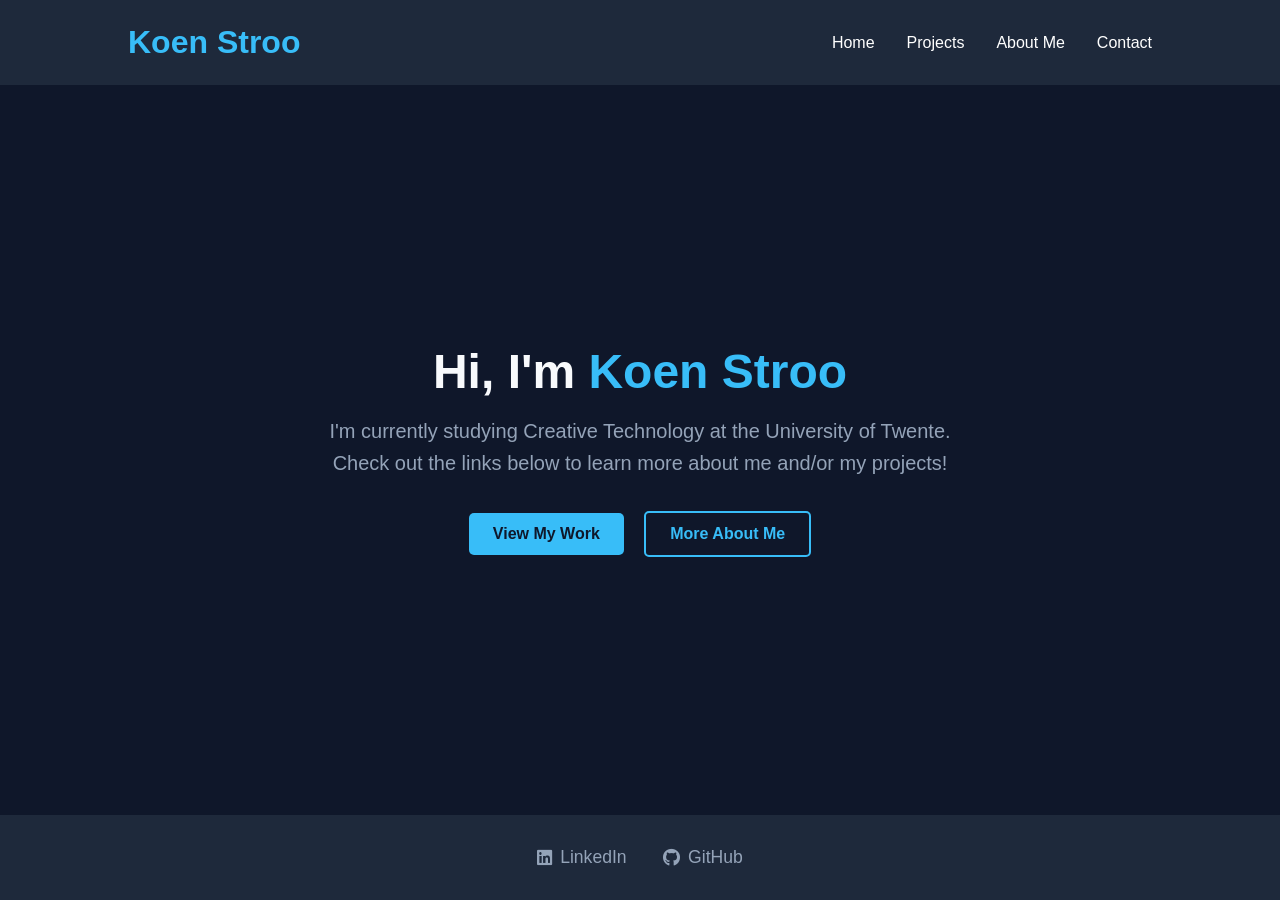
<file: index.html>
<!DOCTYPE html>
<html lang="en">

<head>
    <meta charset="UTF-8">
    <meta name="viewport" content="width=device-width, initial-scale=1.0">
    <title>Koen Stroo | Portfolio</title>
    <link rel="stylesheet" href="https://cdnjs.cloudflare.com/ajax/libs/font-awesome/6.5.1/css/all.min.css">
    <link rel="stylesheet" href="indexStyle.css">
    <link </head>

<body>
    <nav class="navbar">
        <div class="logo"><a href="index.html" class="logo">Koen Stroo</a> </div>
        <ul class="nav-links">
                <li><a href="index.html">Home</a></li>

            <li><a href="projects.html">Projects</a></li>
            <li><a href="aboutme.html">About Me</a></li>
            <li><a href="contact.html">Contact</a></li>
        </ul>
    </nav>

    <main>
        <div class="main-content">
            <h1>Hi, I'm <span class="highlight">Koen Stroo</span></h1>
            <p>I'm currently studying Creative Technology at the University of Twente.<br>Check out the links below to
                learn more about me and/or my projects!</p>
            <div class="cta-buttons">
                <a href="projects.html" class="btn primary">View My Work</a>
                <a href="aboutme.html" class="btn secondary">More About Me</a>
            </div>
        </div>
    </main>

    <footer>
        <div class="social-links">

            <a href="https://www.linkedin.com/in/koen-stroo-1bb195390/" target="_blank">
                <i class="fab fa-linkedin"></i> LinkedIn
            </a>

            <a href="https://github.com/KHJ-s" target="_blank">
                <i class="fab fa-github"></i> GitHub
            </a>

        </div>
    </footer>

</body>

</html>
</file>
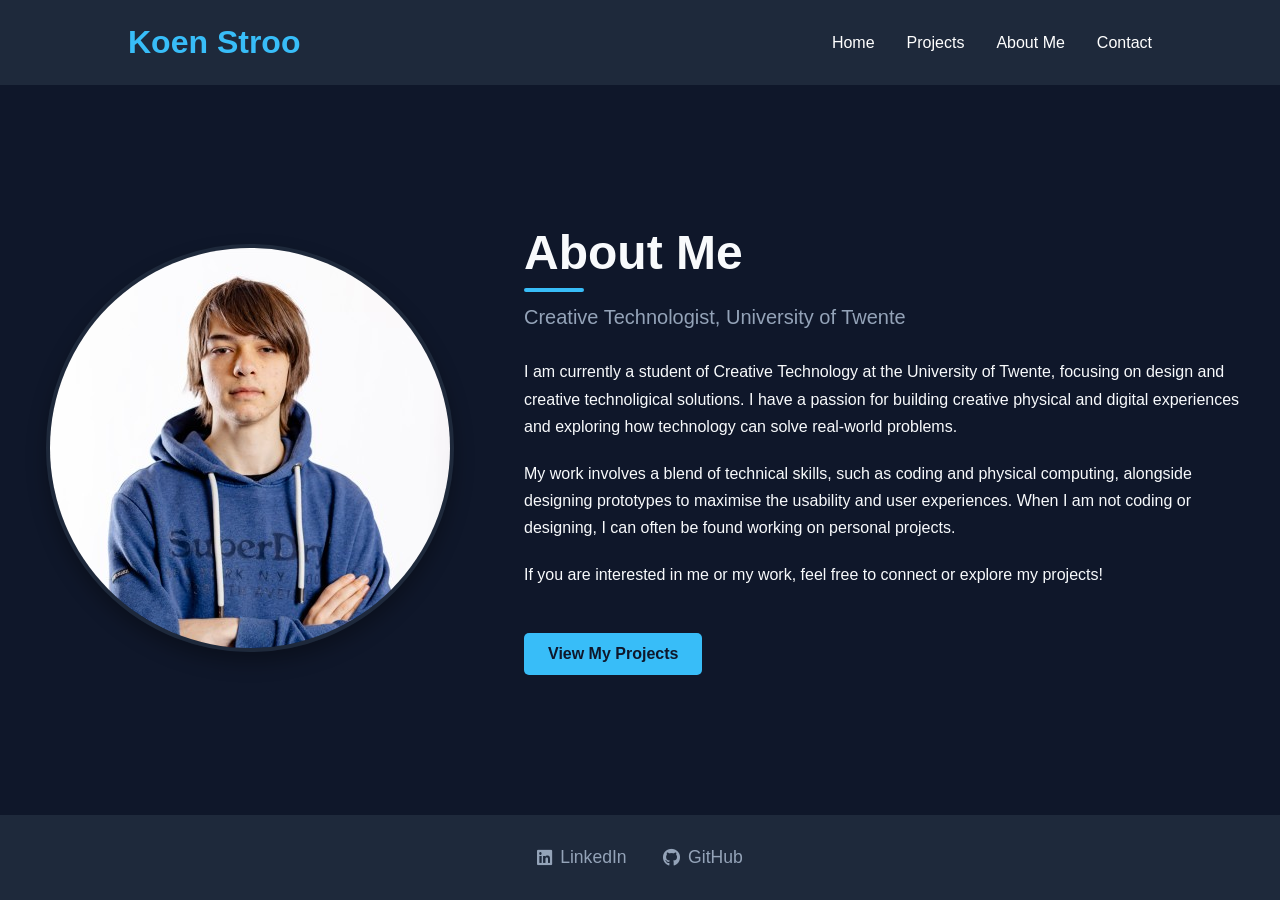
<file: aboutme.html>
<!DOCTYPE html>
<html lang="en">

<head>
  <meta charset="UTF-8">
  <meta name="viewport" content="width=device-width, initial-scale=1.0">
  <title>About Me | Koen Stroo</title>

  <link rel="stylesheet" href="https://cdnjs.cloudflare.com/ajax/libs/font-awesome/6.5.1/css/all.min.css">

  <link rel="stylesheet" href="indexStyle.css">
</head>

<body>

  <nav class="navbar">
    <div class="logo"><a href="index.html" class="logo">Koen Stroo</a> </div>
    <ul class="nav-links">
      <li><a href="index.html">Home</a></li>

      <li><a href="projects.html">Projects</a></li>
      <li><a href="aboutme.html">About Me</a></li>
      <li><a href="contact.html">Contact</a></li>
    </ul>
  </nav>

  <main>
    <div class="about-container">

      <div class="about-photo-column">
        <img src="Media/pfpPortfolio.jpg" alt="A photo of Koen Stroo" class="profile-photo">
      </div>

      <div class="about-text-column">
        <h1>About Me</h1>
        <p class="subtitle">Creative Technologist, University of Twente</p>

        <p>I am currently a student of Creative Technology at the University of Twente, focusing on design and creative
          technoligical solutions. I have a passion for building creative physical and digital experiences and exploring
          how technology can solve real-world problems.</p>

        <p>My work involves a blend of technical skills, such as coding and physical computing, alongside designing
          prototypes to maximise the usability and user experiences. When I am not coding or designing, I can often be
          found working on personal projects.</p>

        <p>If you are interested in me or my work, feel free to connect or explore my projects!</p>

        <a href="projects.html" class="btn primary">View My Projects</a>
      </div>

    </div>
  </main>

    <footer>
        <div class="social-links">

            <a href="https://www.linkedin.com/in/koen-stroo-1bb195390/" target="_blank">
                <i class="fab fa-linkedin"></i> LinkedIn
            </a>

            <a href="https://github.com/KHJ-s" target="_blank">
                <i class="fab fa-github"></i> GitHub
            </a>

        </div>
    </footer>

</body>

</html>
</file>
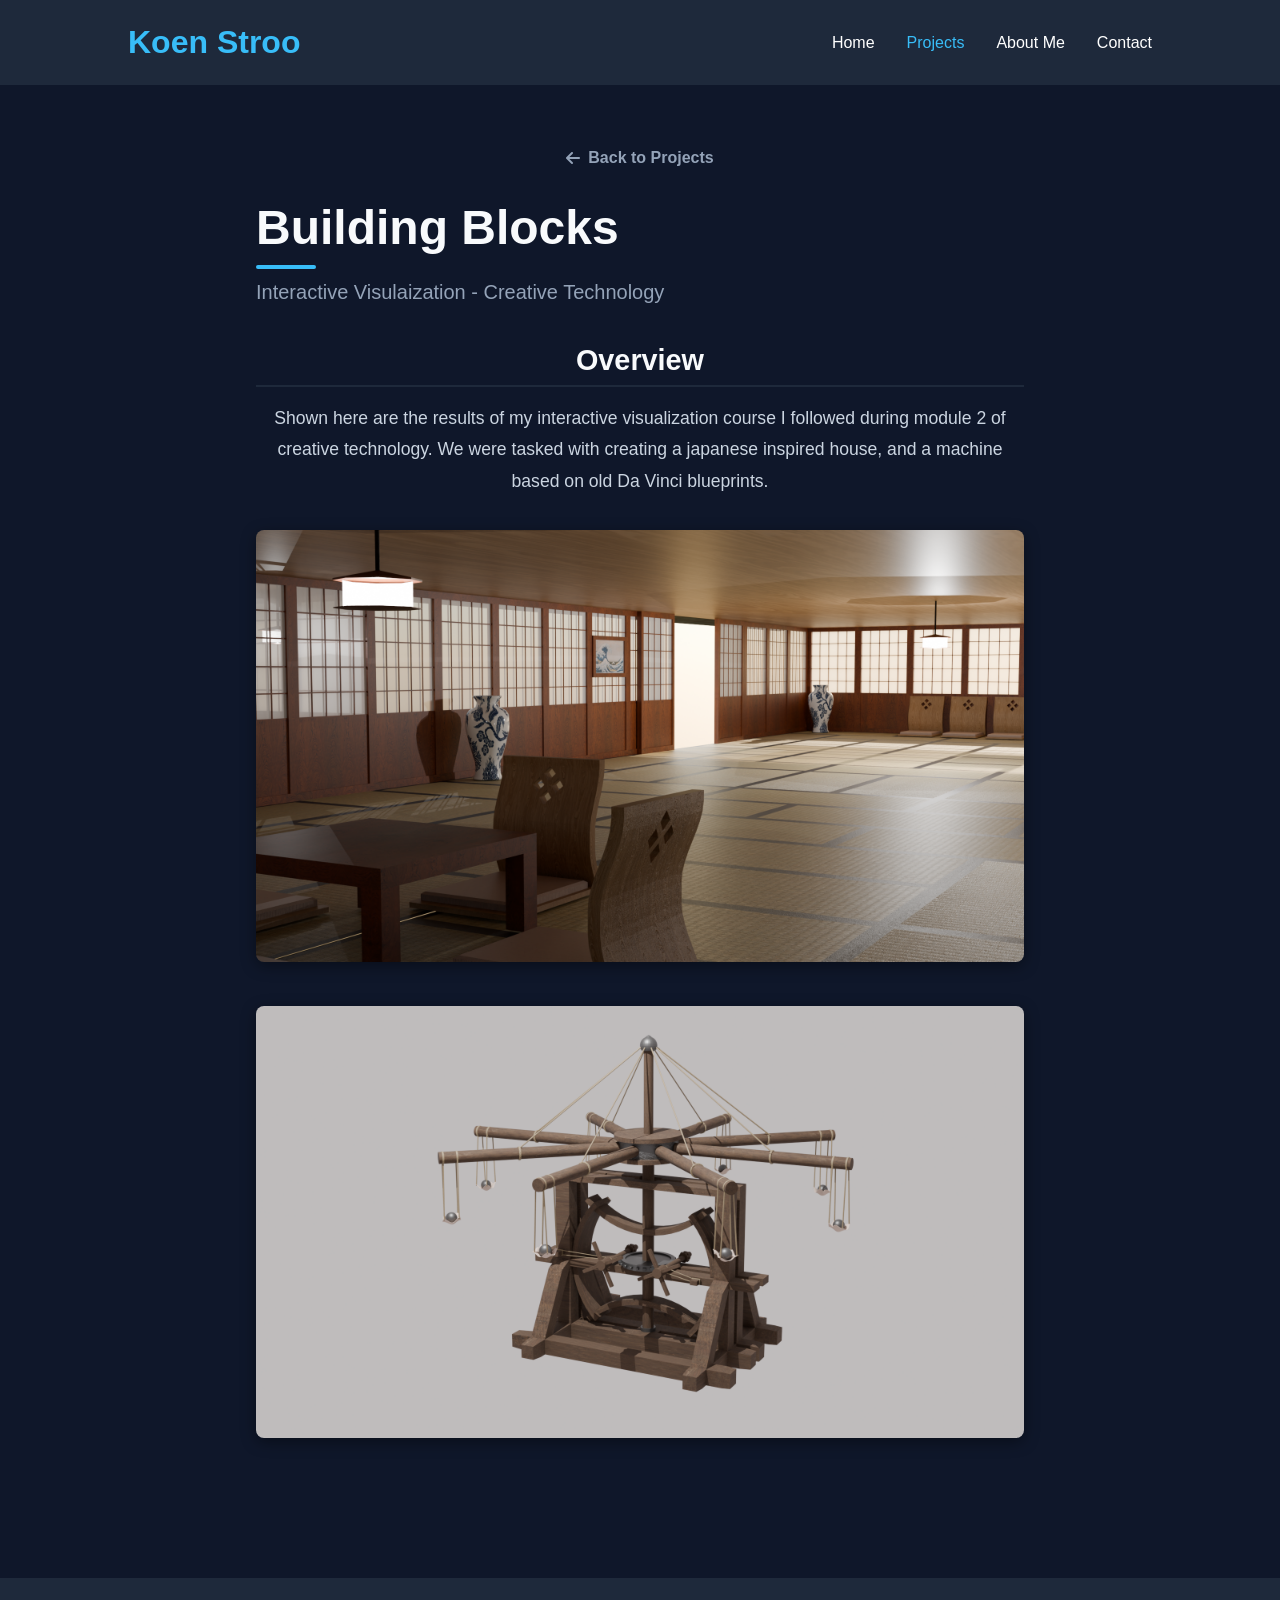
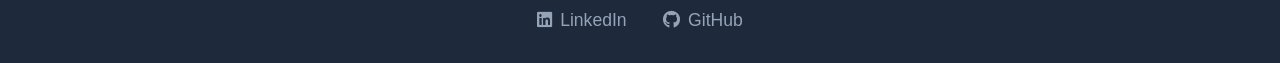
<file: blendermodels.html>
<!DOCTYPE html>
<html lang="en">
<head>
  <meta charset="UTF-8">
  <meta name="viewport" content="width=device-width, initial-scale=1.0">
  <title>Blender | Koen Stroo</title>
  
  <link rel="stylesheet" href="https://cdnjs.cloudflare.com/ajax/libs/font-awesome/6.5.1/css/all.min.css">
  
  <link rel="stylesheet" href="indexStyle.css">
</head>
<body>

  <nav class="navbar">
        <div class="logo"><a href="index.html" class="logo">Koen Stroo</a> </div>
    <ul class="nav-links">
              <li><a href="index.html">Home</a></li>

      <li><a href="projects.html" class="active">Projects</a></li>
      <li><a href="aboutme.html">About Me</a></li>
      <li><a href="contact.html">Contact</a></li>
    </ul>
  </nav>

  <main>
    <div class="project-detail-container">
      
      <a href="projects.html" class="back-button">
        <i class="fa-solid fa-arrow-left"></i> Back to Projects
      </a>

      <div class="project-header">
        <h1>Building Blocks</h1>
        <p class="subtitle">Interactive Visulaization - Creative Technology</p>
      </div>
      <div class="project-content">
        <h2>Overview</h2>
        <p>Shown here are the results of my interactive visualization course I followed during module 2 of creative technology. We were tasked with creating a japanese inspired house, and a machine based on old Da Vinci blueprints.</p> 

      </div>
      <img src="Media/A1_KoenStroo_render-1.png" alt="Building Blocks Image" class="project-image main-image">
      <img src="Media\A2_KoenStroo_screenshot-1.png" alt="Building Blocks Image" class="project-image main-image">



    </div>
  </main>

    <footer>
        <div class="social-links">

            <a href="https://www.linkedin.com/in/koen-stroo-1bb195390/" target="_blank">
                <i class="fab fa-linkedin"></i> LinkedIn
            </a>

            <a href="https://github.com/KHJ-s" target="_blank">
                <i class="fab fa-github"></i> GitHub
            </a>

        </div>
    </footer>

</body>
</html>
</file>
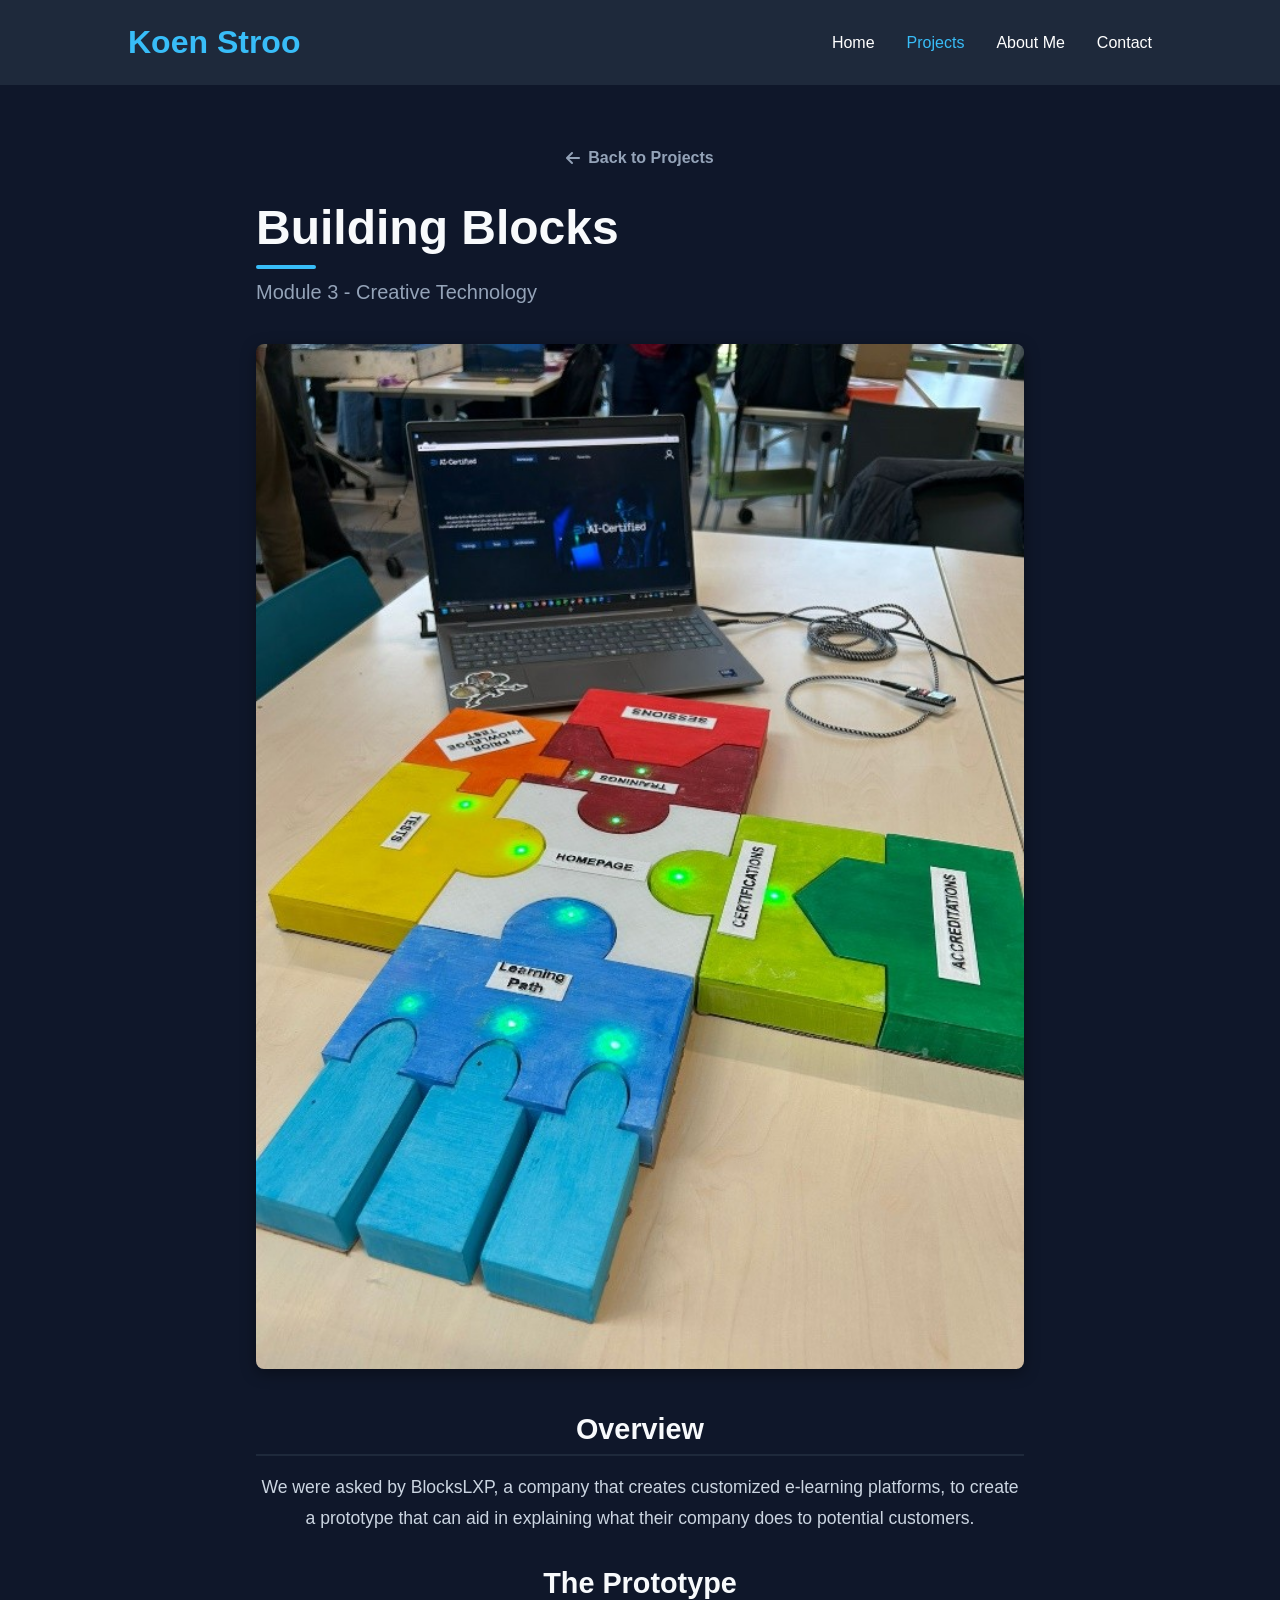
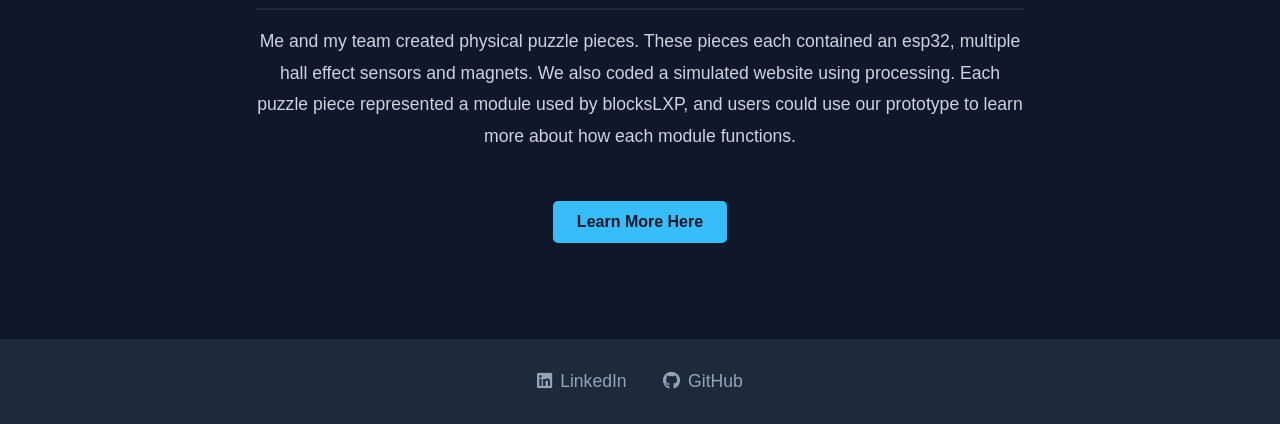
<file: BuildingBlocks.html>
<!DOCTYPE html>
<html lang="en">
<head>
  <meta charset="UTF-8">
  <meta name="viewport" content="width=device-width, initial-scale=1.0">
  <title>Building Blocks | Koen Stroo</title>
  
  <link rel="stylesheet" href="https://cdnjs.cloudflare.com/ajax/libs/font-awesome/6.5.1/css/all.min.css">
  
  <link rel="stylesheet" href="indexStyle.css">
</head>
<body>

  <nav class="navbar">
        <div class="logo"><a href="index.html" class="logo">Koen Stroo</a> </div>
    <ul class="nav-links">
              <li><a href="index.html">Home</a></li>

      <li><a href="projects.html" class="active">Projects</a></li>
      <li><a href="aboutme.html">About Me</a></li>
      <li><a href="contact.html">Contact</a></li>
    </ul>
  </nav>

  <main>
    <div class="project-detail-container">
      
      <a href="projects.html" class="back-button">
        <i class="fa-solid fa-arrow-left"></i> Back to Projects
      </a>

      <div class="project-header">
        <h1>Building Blocks</h1>
        <p class="subtitle">Module 3 - Creative Technology</p>
      </div>

      <img src="Media/BuildingBlocks.jpg" alt="Building Blocks Image" class="project-image main-image">

      <div class="project-content">
        <h2>Overview</h2>
        <p>We were asked by BlocksLXP, a company that creates customized e-learning platforms, to create a prototype that can aid in explaining what their company does to potential customers.</p>

        <h2>The Prototype</h2>
        <p>Me and my team created physical puzzle pieces. These pieces each contained an esp32, multiple hall effect sensors and magnets. We also coded a simulated website using processing. Each puzzle piece represented a module used by blocksLXP, and users could use our prototype to learn more about how each module functions. </p>
 
        <div class="project-links">
           <a href="https://www.linkedin.com/feed/update/urn:li:ugcPost:7455508602141908992/" target="_blank" class="btn primary">
             Learn More Here
           </a>
        </div>
      </div>

    </div>
  </main>

     <footer>
        <div class="social-links">

            <a href="https://www.linkedin.com/in/koen-stroo-1bb195390/" target="_blank">
                <i class="fab fa-linkedin"></i> LinkedIn
            </a>

            <a href="https://github.com/KHJ-s" target="_blank">
                <i class="fab fa-github"></i> GitHub
            </a>

        </div>
    </footer>

</body>
</html>
</file>
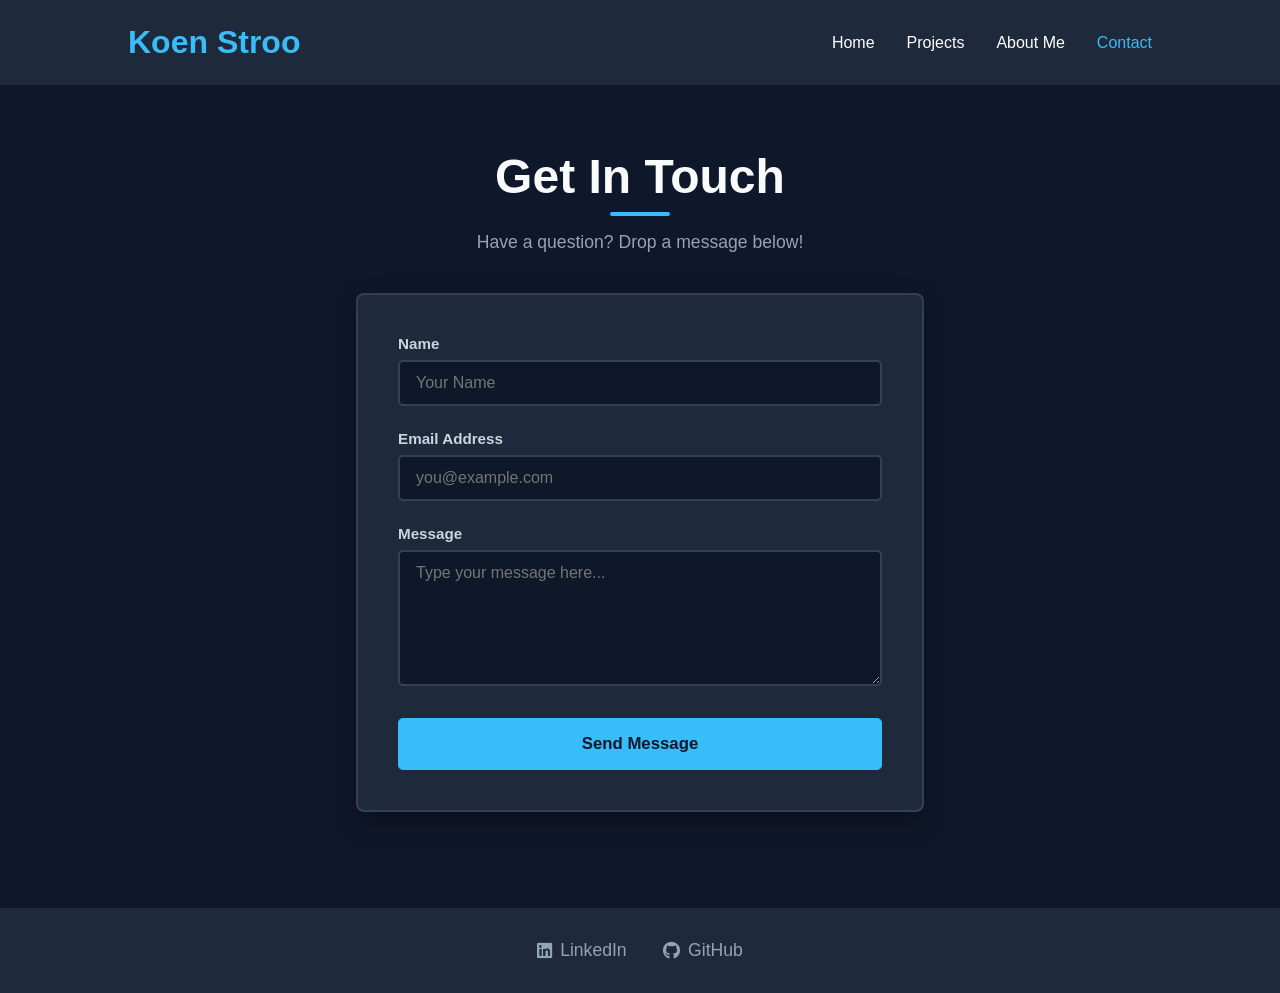
<file: contact.html>
<!DOCTYPE html>
<html lang="en">
<head>
  <meta charset="UTF-8">
  <meta name="viewport" content="width=device-width, initial-scale=1.0">
  <title>Contact | Koen Stroo</title>
  
  <link rel="stylesheet" href="https://cdnjs.cloudflare.com/ajax/libs/font-awesome/6.5.1/css/all.min.css">
  
  <link rel="stylesheet" href="indexStyle.css">
</head>
<body>

  <nav class="navbar">
    <div class="logo">Koen Stroo</div>
    <ul class="nav-links">
      <li><a href="index.html">Home</a></li>
      <li><a href="projects.html">Projects</a></li>
      <li><a href="aboutme.html">About Me</a></li>
      <li><a href="contact.html" class="active">Contact</a></li>
    </ul>
  </nav>

  <main>
    <div class="contact-container">
      
      <div class="contact-header">
        <h1>Get In Touch</h1>
        <p class="subtitle">Have a question? Drop a message below!</p>
      </div>

      <form action="https://api.web3forms.com/submit" method="POST" class="contact-form">
        
        <input type="hidden" name="access_key" value="e79d9020-f2a1-43e8-8c4e-d44f5d2326ce">
        
        <div class="form-group">
          <label for="name">Name</label>
          <input type="text" id="name" name="name" placeholder="Your Name" required>
        </div>

        <div class="form-group">
          <label for="email">Email Address</label>
          <input type="email" id="email" name="email" placeholder="you@example.com" required>
        </div>

        <div class="form-group">
          <label for="message">Message</label>
          <textarea id="message" name="message" rows="6" placeholder="Type your message here..." required></textarea>
        </div>

        <button type="submit" class="btn primary submit-btn">Send Message</button>
      </form>

    </div>
  </main>

    <footer>
        <div class="social-links">

            <a href="https://www.linkedin.com/in/koen-stroo-1bb195390/" target="_blank">
                <i class="fab fa-linkedin"></i> LinkedIn
            </a>

            <a href="https://github.com/KHJ-s" target="_blank">
                <i class="fab fa-github"></i> GitHub
            </a>

        </div>
    </footer>

</body>
</html>
</file>
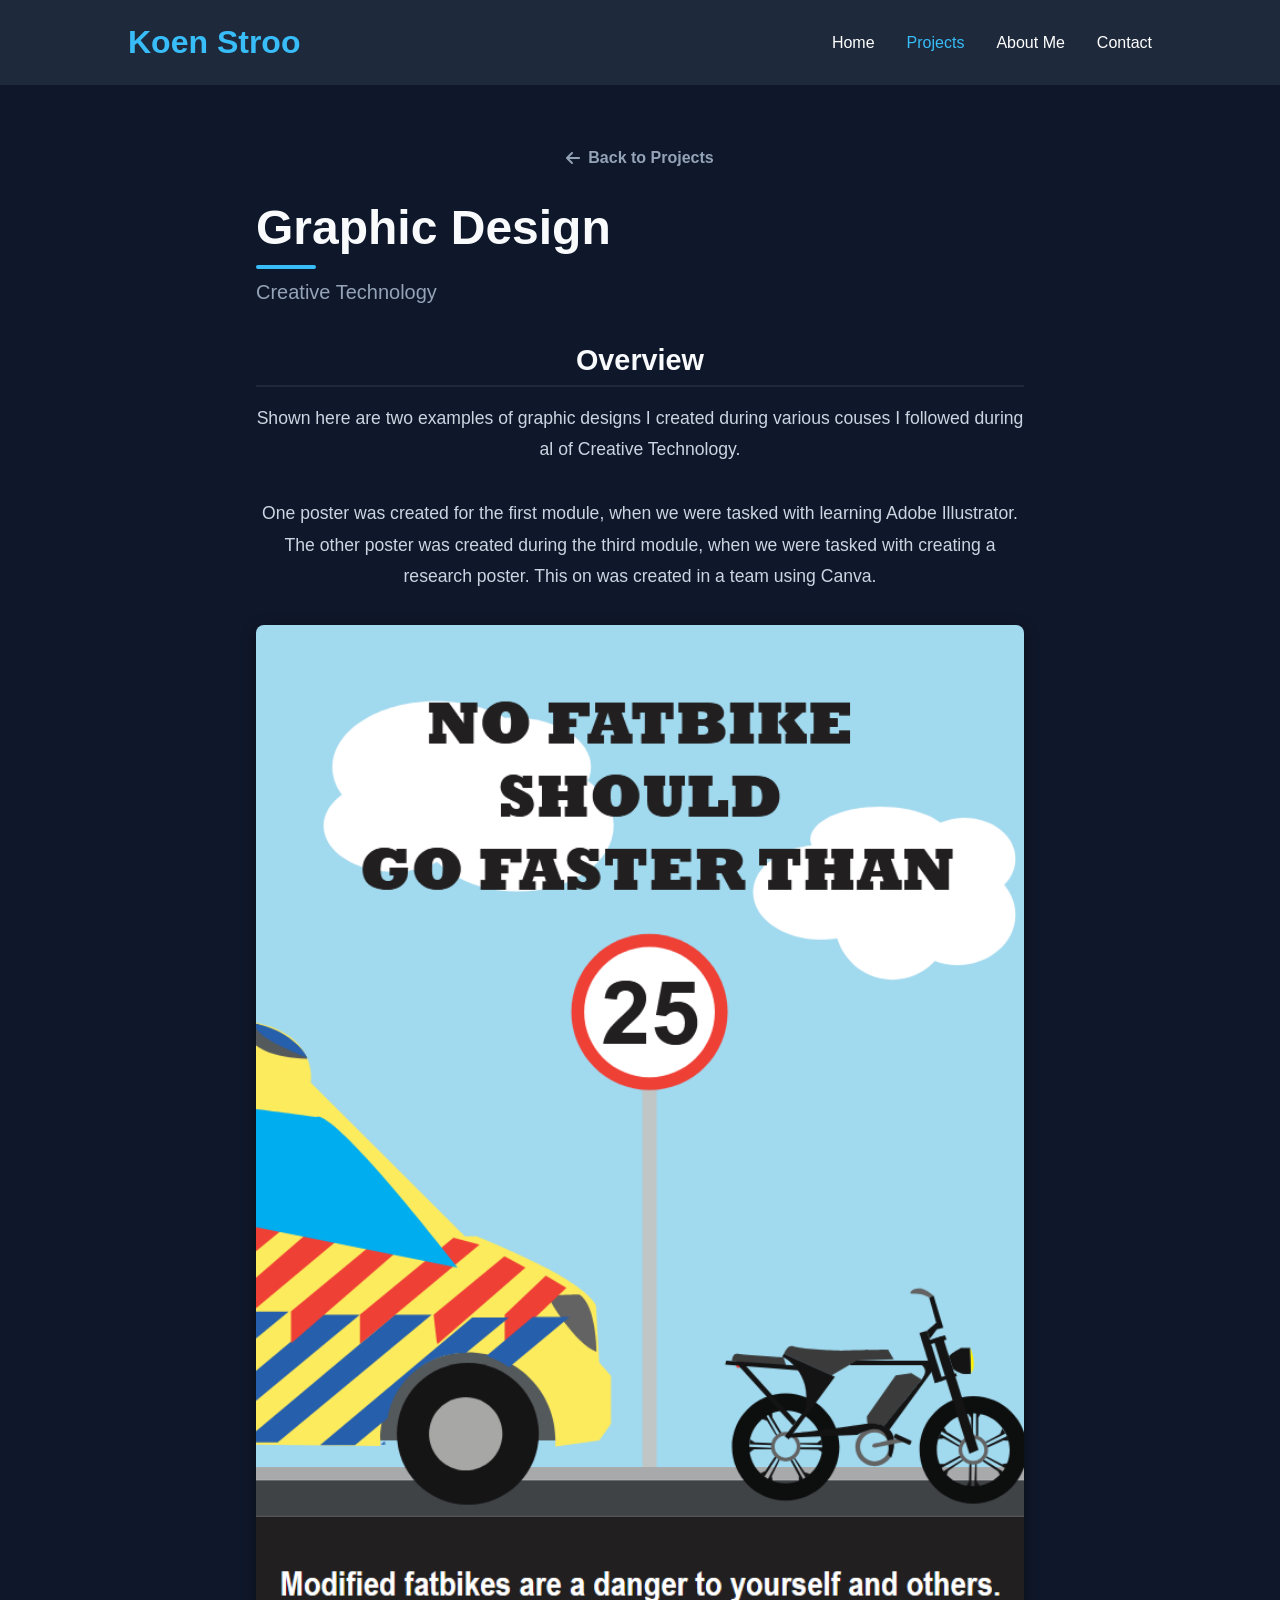
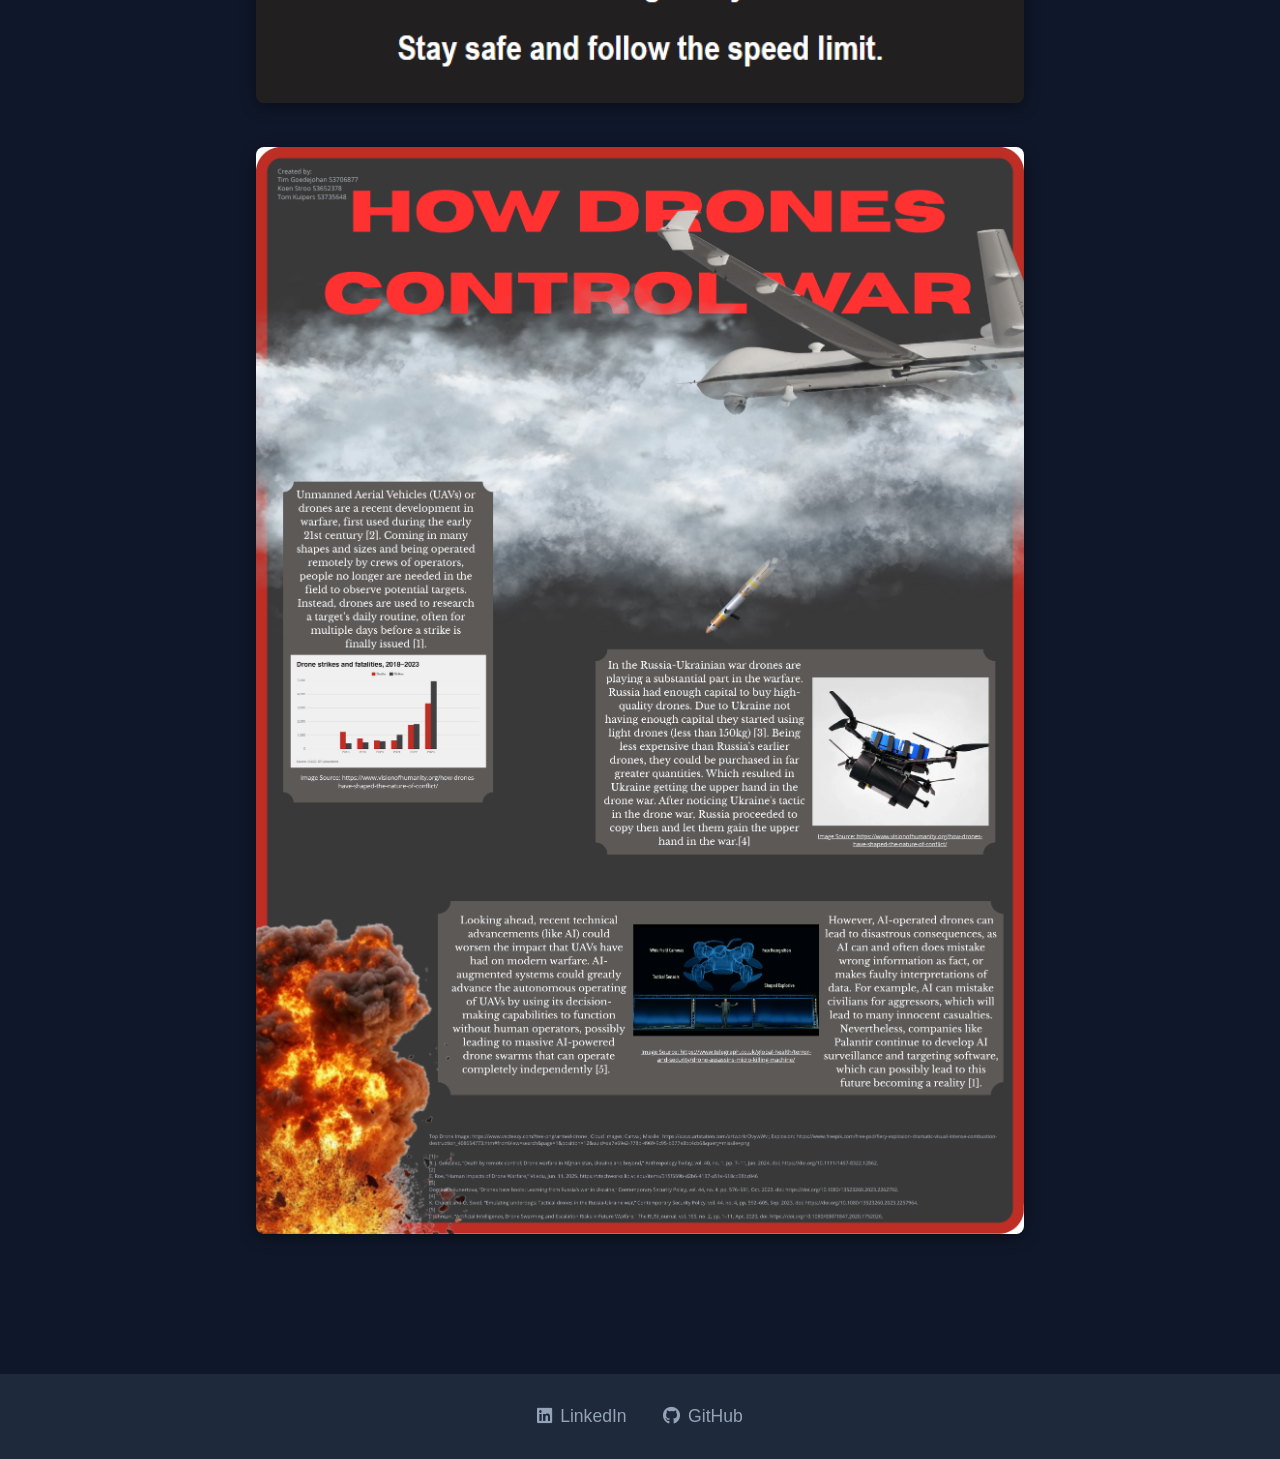
<file: graphicdesign.html>
<!DOCTYPE html>
<html lang="en">
<head>
  <meta charset="UTF-8">
  <meta name="viewport" content="width=device-width, initial-scale=1.0">
  <title>Graphic Design | Koen Stroo</title>
  
  <link rel="stylesheet" href="https://cdnjs.cloudflare.com/ajax/libs/font-awesome/6.5.1/css/all.min.css">
  
  <link rel="stylesheet" href="indexStyle.css">
</head>
<body>

  <nav class="navbar">
        <div class="logo"><a href="index.html" class="logo">Koen Stroo</a> </div>
    <ul class="nav-links">
              <li><a href="index.html">Home</a></li>

      <li><a href="projects.html" class="active">Projects</a></li>
      <li><a href="aboutme.html">About Me</a></li>
      <li><a href="contact.html">Contact</a></li>
    </ul>
  </nav>

  <main>
    <div class="project-detail-container">
      
      <a href="projects.html" class="back-button">
        <i class="fa-solid fa-arrow-left"></i> Back to Projects
      </a>

      <div class="project-header">
        <h1>Graphic Design</h1>
        <p class="subtitle">Creative Technology</p>
      </div>
      <div class="project-content">
        <h2>Overview</h2>
        <p>Shown here are two examples of graphic designs I created during various couses I followed during al of Creative Technology.</p> 
        <p> One poster was created for the first module, when we were tasked with learning Adobe Illustrator. The other poster was created during the third module, when we were tasked with creating a research poster. This on was created in a team using Canva.</p>

      </div>
      <img src="Media/AdobeIllustratorPoster.png" alt="Building Blocks Image" class="project-image main-image">
      <img src="Media\ResearchPoster(1).png" alt="Building Blocks Image" class="project-image main-image">



    </div>
  </main>

    <footer>
        <div class="social-links">

            <a href="https://www.linkedin.com/in/koen-stroo-1bb195390/" target="_blank">
                <i class="fab fa-linkedin"></i> LinkedIn
            </a>

            <a href="https://github.com/KHJ-s" target="_blank">
                <i class="fab fa-github"></i> GitHub
            </a>

        </div>
    </footer>

</body>
</html>
</file>
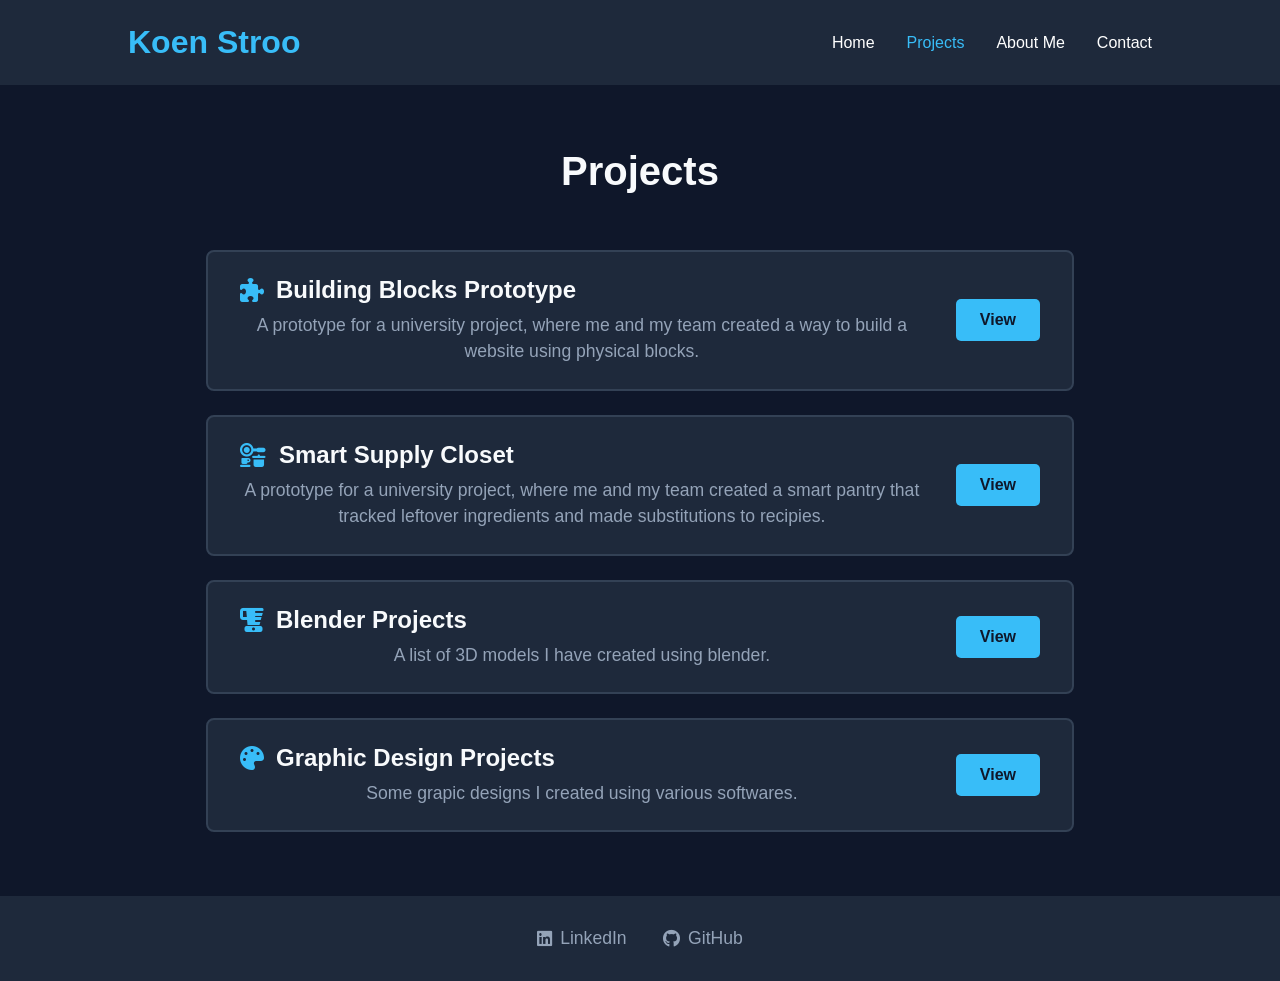
<file: projects.html>
<!DOCTYPE html>
<html lang="en">

<head>
    <meta charset="UTF-8">
    <meta name="viewport" content="width=device-width, initial-scale=1.0">
    <title>Projects | Koen Stroo</title>

    <link rel="stylesheet" href="https://cdnjs.cloudflare.com/ajax/libs/font-awesome/6.5.1/css/all.min.css">

    <link rel="stylesheet" href="indexStyle.css">
</head>

<body>

    <nav class="navbar">
        <div class="logo"><a href="index.html" class="logo">Koen Stroo</a> </div>
        <ul class="nav-links">
            <li><a href="index.html">Home</a></li>
            <li><a href="projects.html" class="active">Projects</a></li>
            <li><a href="aboutme.html">About Me</a></li>
            <li><a href="contact.html">Contact</a></li>
        </ul>
    </nav>

    <main>
        <div class="projects-container">
            <h1 class="page-title">Projects</h1>

            <div class="project-card">
                <div class="project-info">
                    <h2><i class="fa-solid fa-puzzle-piece"></i> Building Blocks Prototype</h2>
                    <p>A prototype for a university project, where me and my team created a way to build a website using
                        physical blocks.</p>
                </div>
                <a href="BuildingBlocks.html" class="btn primary">View</a>
            </div>

            <div class="project-card">
                <div class="project-info">
                    <h2><i class="fa-solid fa-kitchen-set"></i> Smart Supply Closet</h2>
                    <p>A prototype for a university project, where me and my team created a smart pantry that tracked
                        leftover ingredients and made substitutions to recipies.</p>
                </div>
                <a href="SmartEnvironments.html" class="btn primary">View</a>
            </div>

            <div class="project-card">
                <div class="project-info">
                    <h2><i class="fa-solid fa-blender"></i> Blender Projects</h2>
                    <p>A list of 3D models I have created using blender.</p>
                </div>
                <a href="blendermodels.html" class="btn primary">View</a>
            </div>
            <div class="project-card">
                <div class="project-info">
                    <h2><i class="fa-solid fa-palette"></i> Graphic Design Projects</h2>
                    <p>Some grapic designs I created using various softwares.</p>
                </div>
                <a href="graphicdesign.html" class="btn primary">View</a>
            </div>

        </div>
    </main>

    <footer>
        <div class="social-links">

            <a href="https://www.linkedin.com/in/koen-stroo-1bb195390/" target="_blank">
                <i class="fab fa-linkedin"></i> LinkedIn
            </a>

            <a href="https://github.com/KHJ-s" target="_blank">
                <i class="fab fa-github"></i> GitHub
            </a>

        </div>
    </footer>

</body>

</html>
</file>
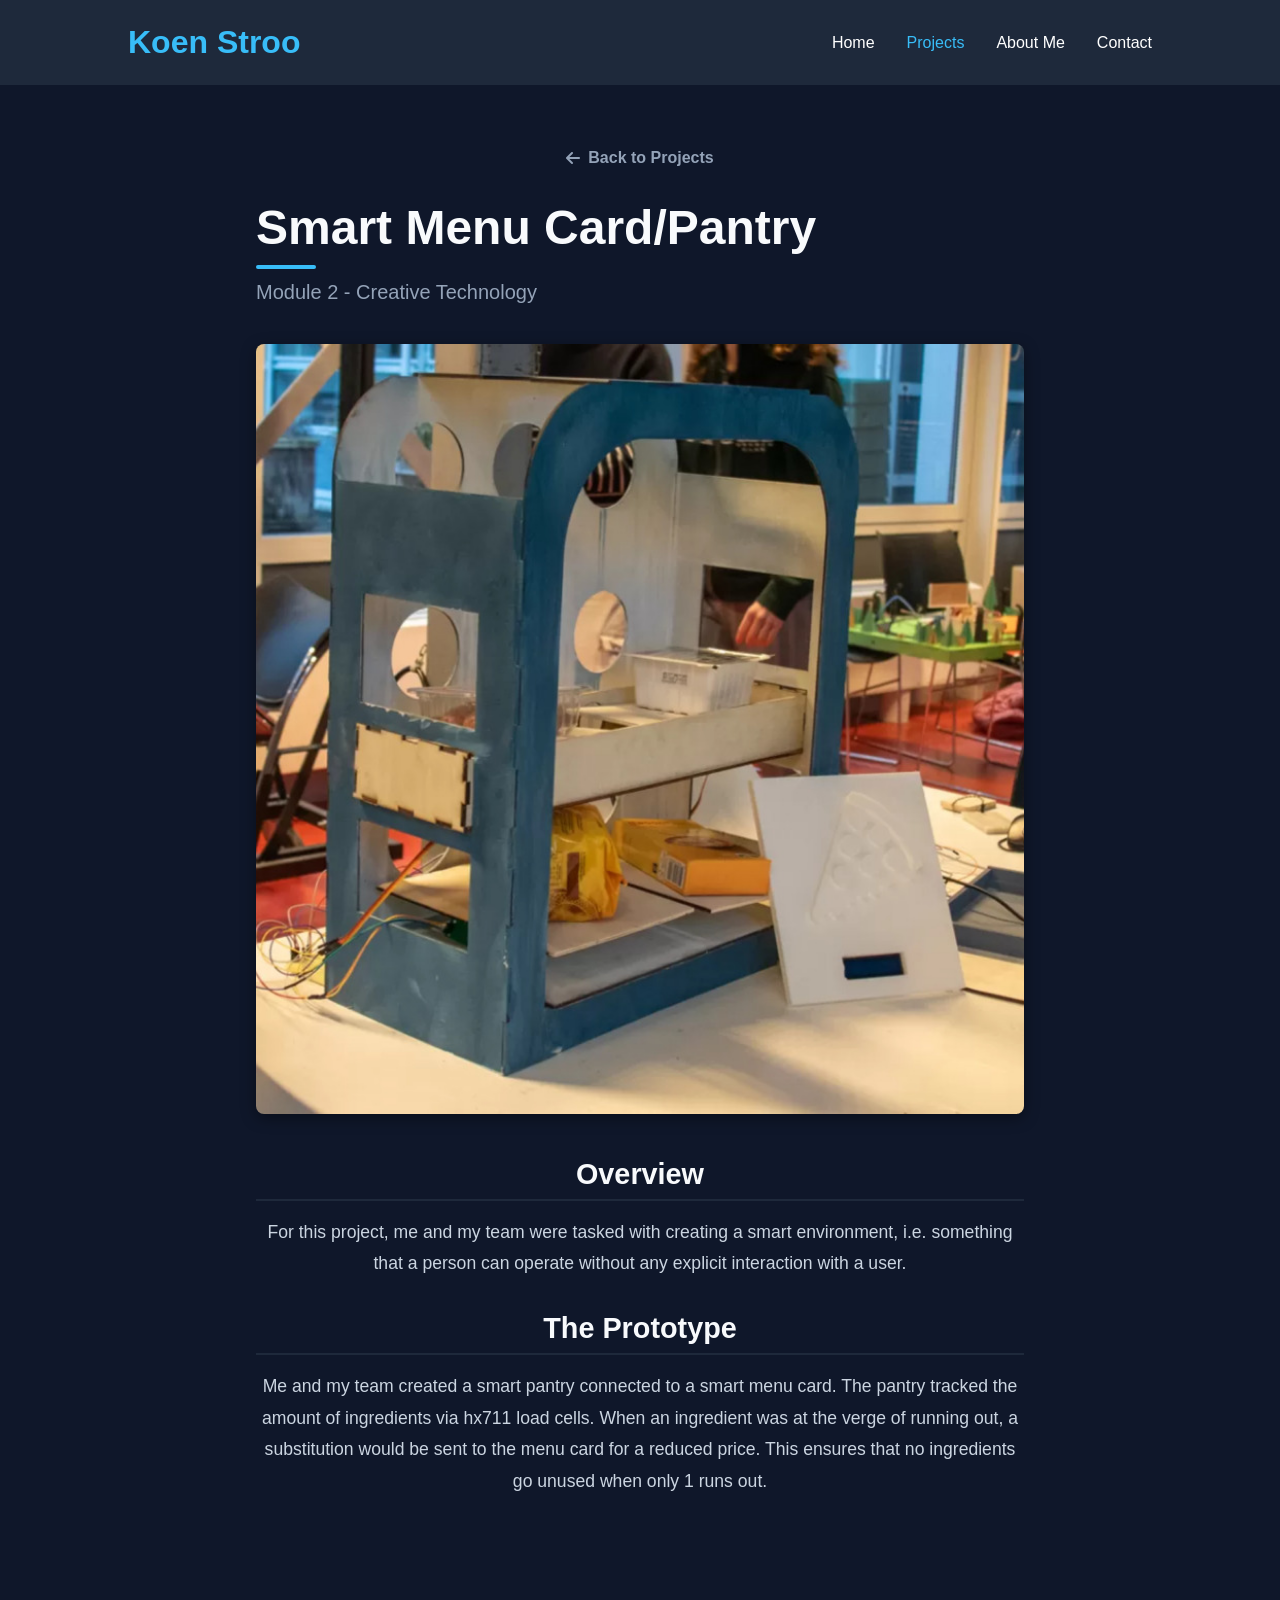
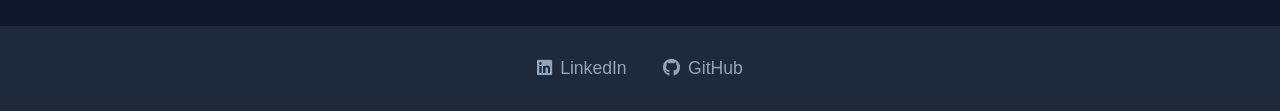
<file: SmartEnvironments.html>
<!DOCTYPE html>
<html lang="en">
<head>
  <meta charset="UTF-8">
  <meta name="viewport" content="width=device-width, initial-scale=1.0">
  <title>Smart Menu Card | Koen Stroo</title>
  
  <link rel="stylesheet" href="https://cdnjs.cloudflare.com/ajax/libs/font-awesome/6.5.1/css/all.min.css">
  
  <link rel="stylesheet" href="indexStyle.css">
</head>
<body>

  <nav class="navbar">
        <div class="logo"><a href="index.html" class="logo">Koen Stroo</a> </div>
    <ul class="nav-links">
              <li><a href="index.html">Home</a></li>

      <li><a href="projects.html" class="active">Projects</a></li>
      <li><a href="aboutme.html">About Me</a></li>
      <li><a href="contact.html">Contact</a></li>
    </ul>
  </nav>

  <main>
    <div class="project-detail-container">
      
      <a href="projects.html" class="back-button">
        <i class="fa-solid fa-arrow-left"></i> Back to Projects
      </a>

      <div class="project-header">
        <h1>Smart Menu Card/Pantry</h1>
        <p class="subtitle">Module 2 - Creative Technology</p>
      </div>

      <img src="Media/SmartCloset.jpg" alt="Smart Pantry Image" class="project-image main-image">

      <div class="project-content">
        <h2>Overview</h2>
        <p>For this project, me and my team were tasked with creating a smart environment, i.e. something that a person can operate without any explicit interaction with a user.</p>

        <h2>The Prototype</h2>
        <p>Me and my team created a smart pantry connected to a smart menu card. The pantry tracked the amount of ingredients via hx711 load cells. When an ingredient was at the verge of running out, a substitution would be sent to the menu card for a reduced price. This ensures that no ingredients go unused when only 1 runs out. </p>
 
      </div>

    </div>
  </main>

    <footer>
        <div class="social-links">

            <a href="https://www.linkedin.com/in/koen-stroo-1bb195390/" target="_blank">
                <i class="fab fa-linkedin"></i> LinkedIn
            </a>

            <a href="https://github.com/KHJ-s" target="_blank">
                <i class="fab fa-github"></i> GitHub
            </a>

        </div>
    </footer>

</body>
</html>
</file>
<file: indexStyle.css>
* {
  margin: 0;
  padding: 0;
  box-sizing: border-box;
  font-family: 'Segoe UI', Tahoma, Geneva, Verdana, sans-serif;
}

body {
  background-color: #0f172a;
  color: #f8fafc;
  display: flex;
  flex-direction: column;
  min-height: 100vh;
}

.navbar {
  display: flex;
  justify-content: space-between;
  align-items: center;
  padding: 1.5rem 10%;
  background-color: #1e293b;
}

.logo {
  font-size: 2rem;
  text-decoration: none;
  font-weight: bold;
  color: #38bdf8;
}

.nav-links {
  display: flex;
  list-style: none;
}

.nav-links li {
  margin-left: 2rem;
}

.nav-links a {
  color: #ffffff;
  text-decoration: none;
  font-size: 1rem;
  transition: color 0.3s ease;
}

.nav-links a:hover,
.nav-links a.active {
  color: #38bdf8;
}

main {
  flex: 1;
  display: flex;
  align-items: center;
  justify-content: center;
  text-align: center;
  padding: 2rem 1rem;
}

.main-content h1 {
  font-size: 3rem;
  margin-bottom: 1rem;
}

.main-content p {
  font-size: 1.25rem;
  color: #94a3b8;
  margin-bottom: 2rem;
  max-width: 900px;
  line-height: 1.6;
}

.highlight {
  color: #38bdf8;
}

/* Buttons */
.btn {
  display: inline-block;
  padding: 0.75rem 1.5rem;
  border-radius: 5px;
  text-decoration: none;
  font-weight: 600;
  transition: all 0.3s ease;
}

.cta-buttons .btn {
  margin: 0 0.5rem;
}

.btn.primary {
  background-color: #38bdf8;
  color: #0f172a;
}

.btn.primary:hover {
  background-color: #0ea5e9;
}

.btn.secondary {
  border: 2px solid #38bdf8;
  color: #38bdf8;
}

.btn.secondary:hover {
  background-color: #38bdf8;
  color: #0f172a;
}


.about-container {
  display: flex;
  max-width: 1200px;
  margin: 0 auto;
  align-items: center;
  justify-content: space-between;
  gap: 4rem;
}

.about-photo-column {
  flex: 0 0 35%;
  text-align: center;
}

.profile-photo {
  max-width: 100%;
  height: auto;
  border-radius: 50%;
  border: 4px solid #1e293b;
  box-shadow: 0 10px 20px rgba(0, 0, 0, 0.3);
}

.about-text-column {
  flex: 1;
  text-align: left;
}

.about-text-column h1 {
  font-size: 3rem;
  margin-bottom: 0.5rem;
}

.about-text-column h1::after {
  content: "";
  display: block;
  width: 60px;
  height: 4px;
  background-color: #38bdf8;
  margin-top: 0.5rem;
  border-radius: 2px;
}

.about-text-column .subtitle {
  color: #94a3b8;
  font-size: 1.25rem;
  margin-bottom: 1.5rem;
}

.about-text-column p {
  color: #f8fafc;
  line-height: 1.7;
  margin-bottom: 1.25rem;
  max-width: none;
}

.about-text-column .btn {
  margin: 1.5rem 0 0 0;
}

/* Footer */
footer {
  background-color: #1e293b;
  padding: 2rem 10%;
  display: flex;
  flex-direction: column;
  align-items: center;
  gap: 1rem;
}

footer p {
  color: #64748b;
  font-size: 0.9rem;
}

.social-links a {
  color: #94a3b8;
  text-decoration: none;
  margin: 0 1rem;
  font-size: 1.1rem;
  transition: color 0.3s ease;

  display: inline-flex;
  align-items: center;
  gap: 0.5rem;
}

.social-links a:hover {
  color: #38bdf8;
}

.projects-container {
  max-width: 900px;
  width: 100%;
  margin: 0 auto;
  padding: 2rem 1rem;
  display: flex;
  flex-direction: column;
  gap: 1.5rem;
  /* Space between each project card */
}

.page-title {
  text-align: center;
  font-size: 2.5rem;
  margin-bottom: 2rem;
  color: #f8fafc;
}

/* The Individual Project Card */
.project-card {
  background-color: #1e293b;
  /* Matches your navbar/footer color */
  border: 2px solid #334155;
  /* Subtle border */
  border-radius: 8px;
  padding: 1.5rem 2rem;

  /* Flexbox magic to separate text and button */
  display: flex;
  justify-content: space-between;
  align-items: center;

  /* Smooth hover animation setup */
  transition: transform 0.3s ease, border-color 0.3s ease;
}

/* Hover effect: lifts the card slightly and turns border blue */
.project-card:hover {
  transform: translateY(-5px);
  border-color: #38bdf8;
}

/* Left side grouping (Icon, Title, Description) */
.project-info {
  flex: 1;
  /* Takes up all available space to the left of the button */
  padding-right: 2rem;
  /* Keeps text from bumping into the button */
}

.project-info h2 {
  font-size: 1.5rem;
  color: #f8fafc;
  margin-bottom: 0.5rem;
  display: flex;
  align-items: center;
  gap: 0.75rem;
  /* Space between the icon and the text */
}

.project-info h2 i {
  color: #38bdf8;
  /* Makes the icons pop with your accent blue */
}

.project-info p {
  color: #94a3b8;
  font-size: 1.1rem;
  line-height: 1.5;
}

/* Main Container - Keeps reading width comfortable */
.project-detail-container {
  max-width: 800px;
  width: 100%;
  margin: 0 auto;
  padding: 2rem 1rem 4rem 1rem;
}

.back-button {
  display: inline-flex;
  align-items: center;
  gap: 0.5rem;
  color: #94a3b8;
  text-decoration: none;
  font-size: 1rem;
  font-weight: 600;
  margin-bottom: 2rem;
  transition: color 0.3s ease, transform 0.3s ease;
}

.back-button:hover {
  color: #38bdf8;
  transform: translateX(-5px);
}

/* Project Header */
.project-header {
  text-align: left;
  margin-bottom: 2.5rem;
}

.project-header h1 {
  font-size: 3rem;
  color: #f8fafc;
  margin-bottom: 0.5rem;
  line-height: 1.2;
}

.project-header h1::after {
  content: "";
  display: block;
  width: 60px;
  height: 4px;
  background-color: #38bdf8;
  margin-top: 0.5rem;
  border-radius: 2px;
}

.project-header .subtitle {
  color: #94a3b8;
  font-size: 1.25rem;
  margin-top: 0.75rem;
}

.project-image {
  width: 100%;
  height: auto;
  border-radius: 8px;
  margin-bottom: 2.5rem;
  box-shadow: 0 4px 15px rgba(0, 0, 0, 0.4);
}

.project-content h2 {
  font-size: 1.8rem;
  color: #f8fafc;
  margin-bottom: 1rem;
  border-bottom: 2px solid #1e293b;
  padding-bottom: 0.5rem;
}

.project-content p {
  font-size: 1.1rem;
  color: #cbd5e1;
  line-height: 1.8;
  margin-bottom: 2rem;
}

.project-links {
  margin-top: 3rem;
  text-align: center;
}

.contact-container {
  max-width: 600px; 
  width: 100%;
  margin: 0 auto;
  padding: 2rem 1rem 4rem 1rem;
}

.contact-header {
  text-align: center;
  margin-bottom: 2.5rem;
}

.contact-header h1 {
  font-size: 3rem;
  color: #f8fafc;
  margin-bottom: 0.5rem;
}

.contact-header h1::after {
  content: "";
  display: block;
  width: 60px;
  height: 4px;
  background-color: #38bdf8;
  margin: 0.5rem auto 0 auto;
  border-radius: 2px;
}

.contact-header .subtitle {
  color: #94a3b8;
  font-size: 1.1rem;
  margin-top: 1rem;
}

.contact-form {
  background-color: #1e293b; 
  border: 2px solid #334155;
  border-radius: 8px;
  padding: 2.5rem;
  display: flex;
  flex-direction: column;
  gap: 1.5rem;
  box-shadow: 0 10px 25px rgba(0, 0, 0, 0.3);
}

.form-group {
  display: flex;
  flex-direction: column;
  gap: 0.5rem;
  text-align: left;
}

.form-group label {
  color: #cbd5e1;
  font-weight: 600;
  font-size: 0.95rem;
}

.form-group input,
.form-group textarea {
  background-color: #0f172a; 
  border: 2px solid #334155;
  border-radius: 5px;
  color: #f8fafc;
  padding: 0.75rem 1rem;
  font-size: 1rem;
  outline: none;
  transition: border-color 0.3s ease, box-shadow 0.3s ease;
}

.form-group input:focus,
.form-group textarea:focus {
  border-color: #38bdf8;
  box-shadow: 0 0 8px rgba(56, 189, 248, 0.2);
}

.form-group textarea {
  resize: vertical;
  font-family: inherit;
}

.submit-btn {
  width: 100%;
  cursor: pointer;
  border: none;
  font-size: 1.05rem;
  padding: 1rem;
  margin-top: 0.5rem;
}
</file>
